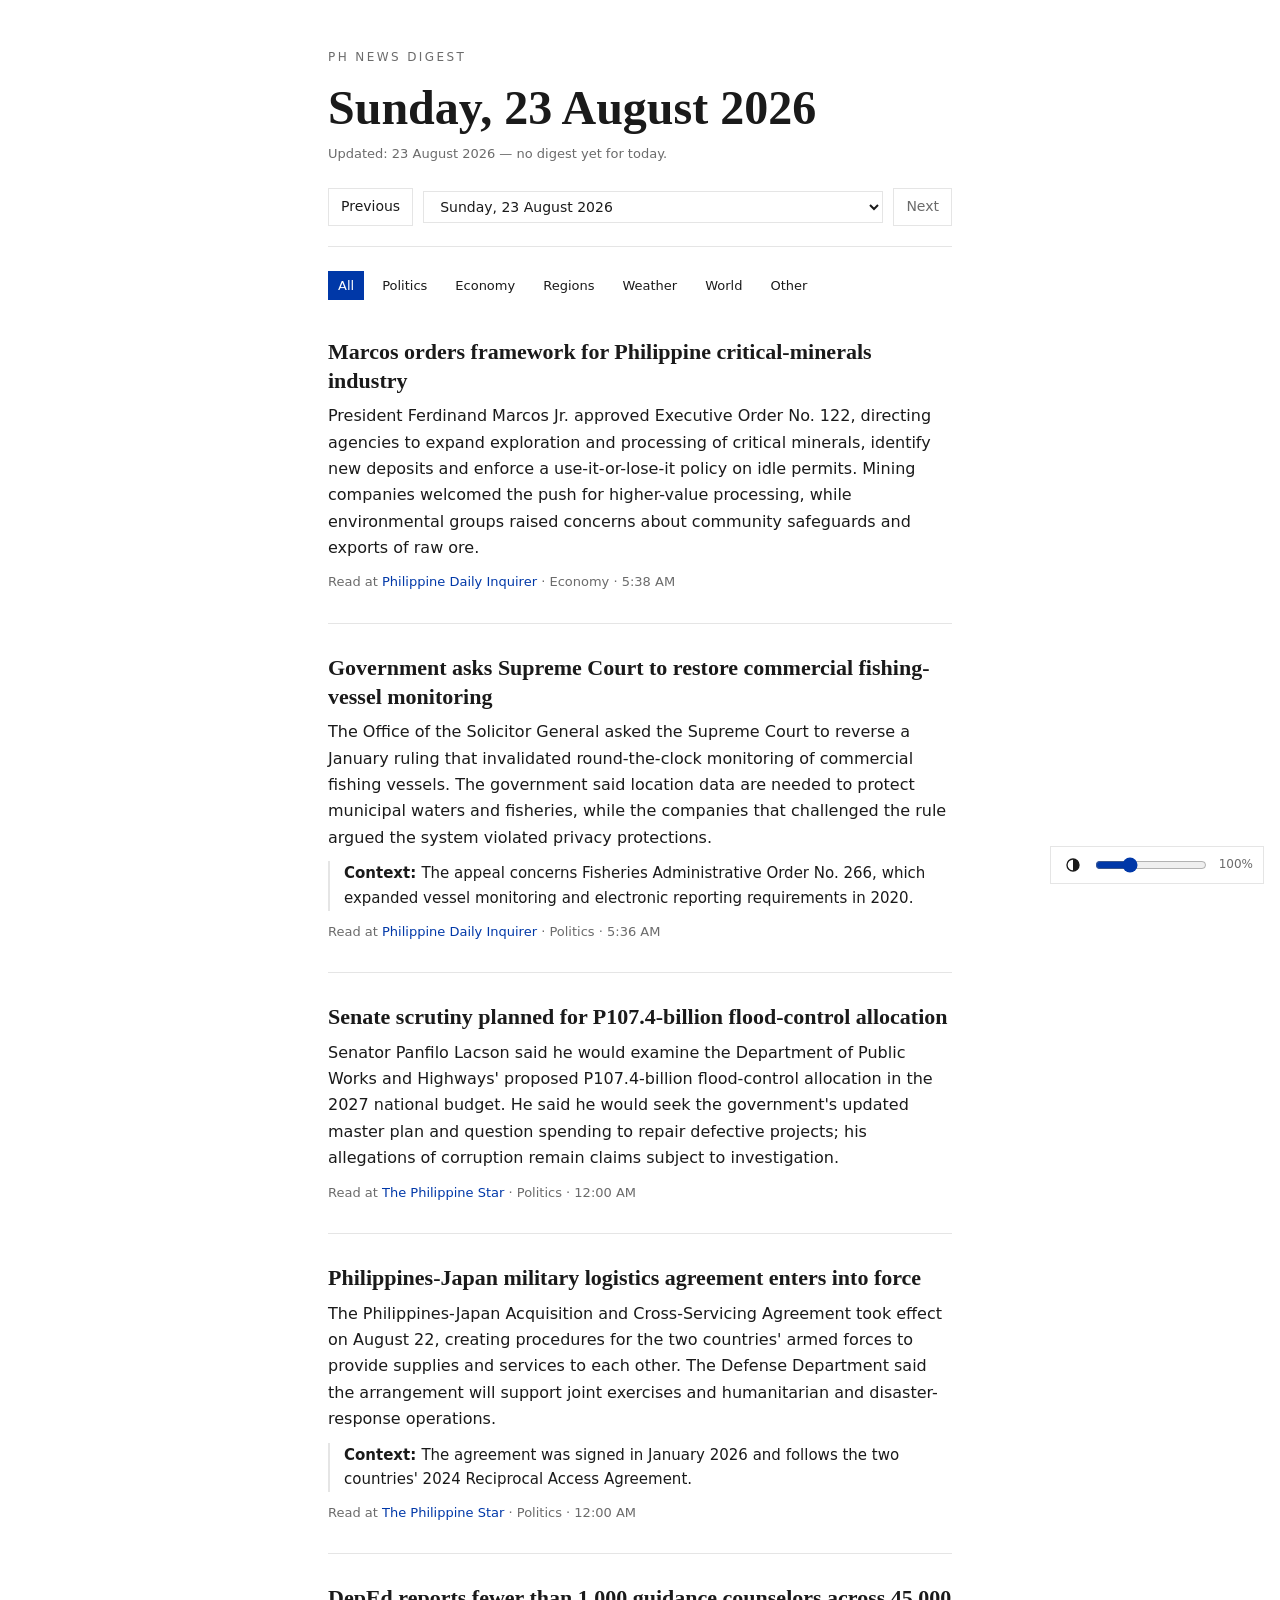
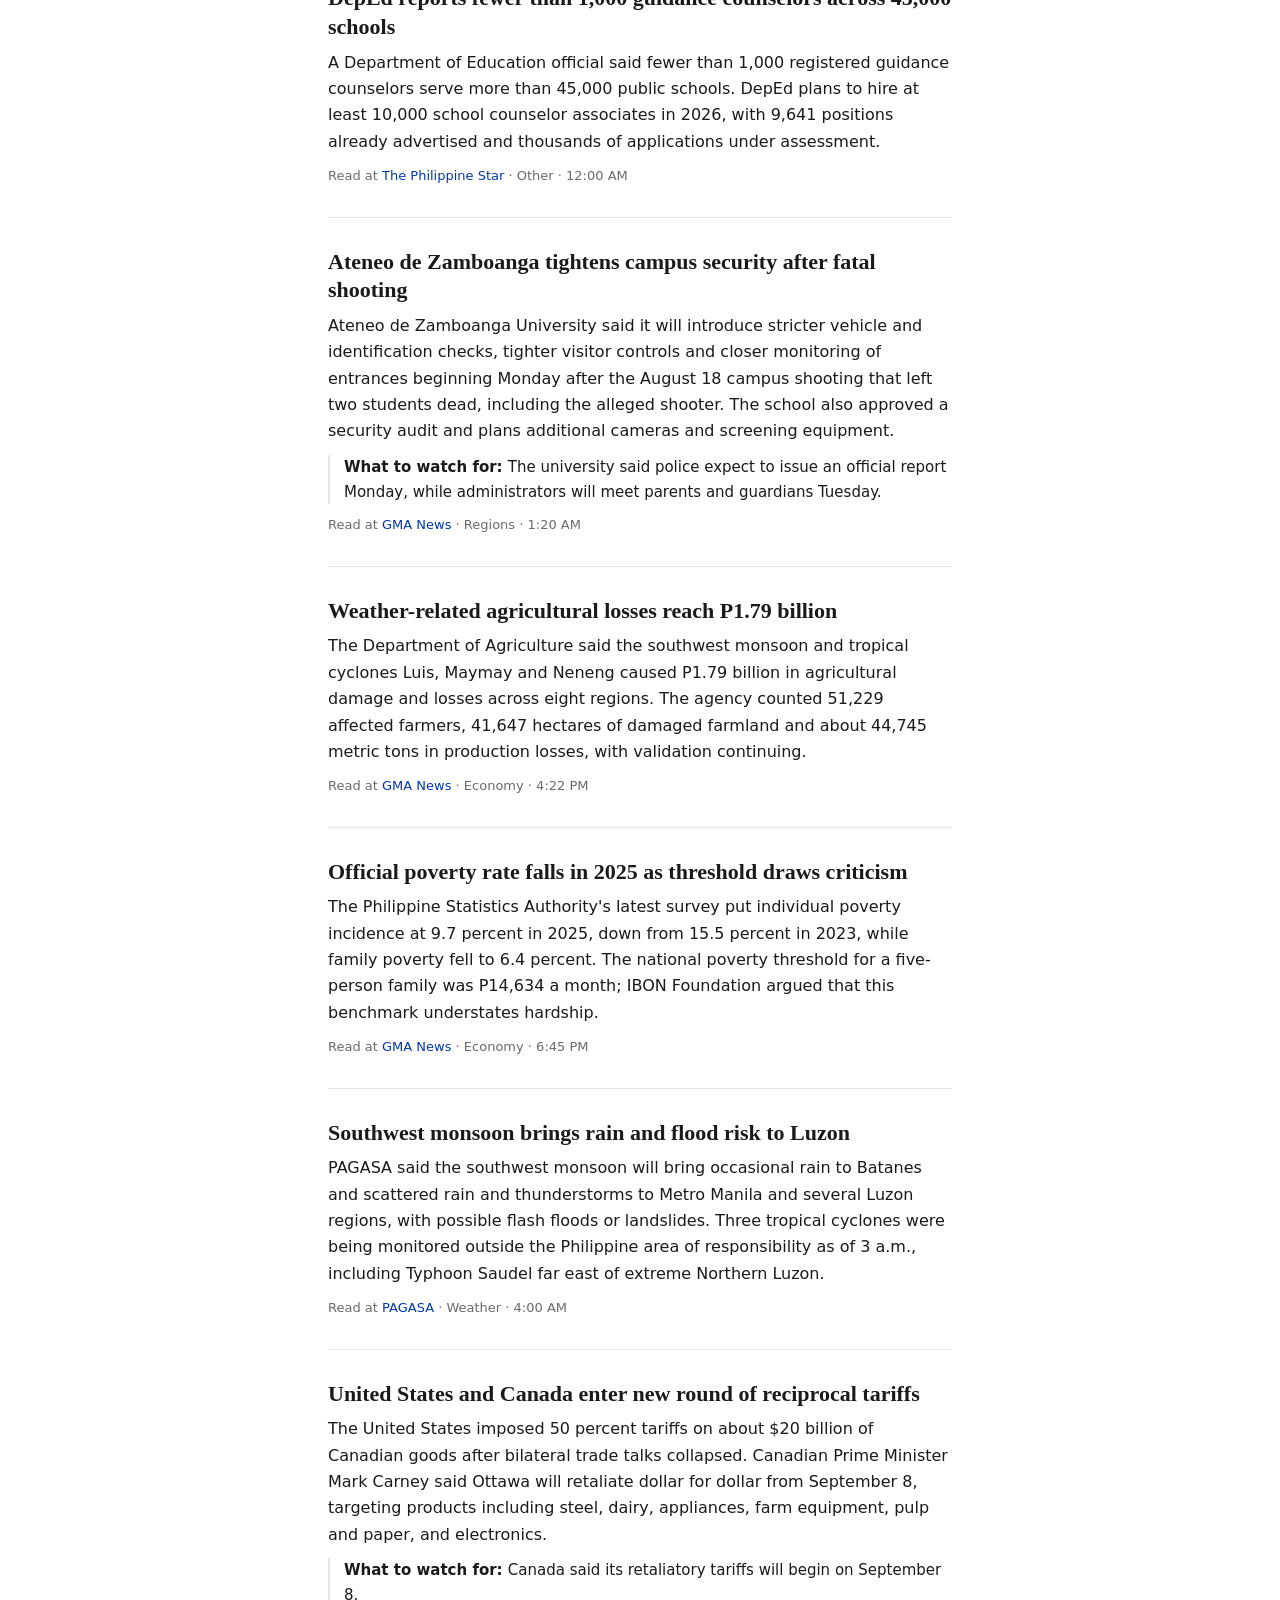
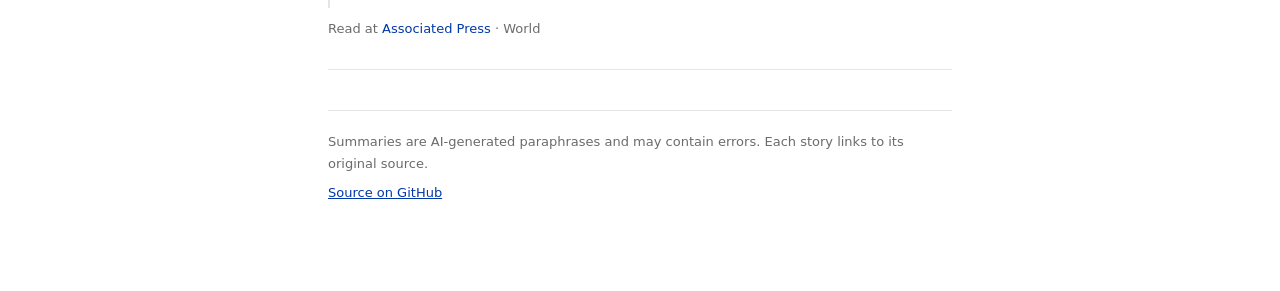
<file: index.html>
<!DOCTYPE html>
<html lang="en">
<head>
<meta charset="utf-8">
<meta name="viewport" content="width=device-width, initial-scale=1">
<title>PH News Digest</title>
<meta name="description" content="A daily digest of aggregated Philippine news.">
<script>
/* Apply stored display preferences before first paint to avoid a flash. */
try {
  var t = localStorage.getItem("ph-news-theme");
  if (t === "light" || t === "dark") document.documentElement.dataset.theme = t;
  var s = parseInt(localStorage.getItem("ph-news-textsize"), 10);
  if (s >= 80 && s <= 150 && s !== 100) document.documentElement.style.fontSize = s + "%";
} catch (e) {}
</script>
<link rel="stylesheet" href="style.css">
</head>
<body>
<header>
  <p class="eyebrow">PH News Digest</p>
  <h1 id="masthead-date">Loading…</h1>
  <p id="updated" class="updated"></p>
  <nav class="date-nav" aria-label="Digest date">
    <button id="prev-day" type="button" disabled>Previous</button>
    <select id="date-select" aria-label="Choose digest date" disabled></select>
    <button id="next-day" type="button" disabled>Next</button>
  </nav>
</header>
<main id="main">
  <p id="notice" class="notice" hidden></p>
  <div id="filters" class="filters" role="group" aria-label="Filter stories by category"></div>
  <section id="stories" class="stories" aria-label="Stories">
    <p class="muted">Loading…</p>
  </section>
</main>
<p id="live-region" class="visually-hidden" aria-live="polite"></p>
<footer>
  <p>Summaries are AI-generated paraphrases and may contain errors. Each story links to its original source.</p>
  <p><a href="https://github.com/tyrone890123/ph-news">Source on GitHub</a></p>
</footer>
<aside class="display-prefs" aria-label="Display settings">
  <button id="theme-toggle" type="button" aria-label="Theme: Auto" title="Theme: Auto">
    <svg class="icon icon-auto" viewBox="0 0 24 24" width="16" height="16" aria-hidden="true"><circle cx="12" cy="12" r="9" fill="none" stroke="currentColor" stroke-width="2"/><path d="M12 3a9 9 0 0 1 0 18z" fill="currentColor"/></svg>
    <svg class="icon icon-sun" viewBox="0 0 24 24" width="16" height="16" aria-hidden="true" fill="none" stroke="currentColor" stroke-width="2" stroke-linecap="round"><circle cx="12" cy="12" r="4"/><path d="M12 2v3M12 19v3M2 12h3M19 12h3M4.2 4.2l2.1 2.1M17.7 17.7l2.1 2.1M19.8 4.2l-2.1 2.1M6.3 17.7l-2.1 2.1"/></svg>
    <svg class="icon icon-moon" viewBox="0 0 24 24" width="16" height="16" aria-hidden="true" fill="currentColor"><path d="M21 12.8A9 9 0 1 1 11.2 3a7 7 0 0 0 9.8 9.8z"/></svg>
  </button>
  <label class="visually-hidden" for="text-size">Text size</label>
  <input id="text-size" type="range" min="80" max="150" step="5" value="100">
  <output id="text-size-value" for="text-size">100%</output>
</aside>
<script src="app.js"></script>
</body>
</html>
</file>
<file: style.css>
:root {
  --bg:        #FFFFFF;
  --ink:       #1A1A1A;
  --ink-soft:  #6B6B6B;
  --accent:    #0038A8;
  --accent-ink:#FFFFFF;
  --rule:      #E5E5E5;
  --max-width: 44rem;
  color-scheme: light;
}

/* Dark tokens twice: once for the explicit toggle, once for system preference
   when the toggle is on Auto. --ink-soft is lightened and the active-filter
   text darkened to keep >=4.5:1 contrast on the dark bg. */
:root[data-theme="dark"] {
  --bg:        #121212;
  --ink:       #EDEDED;
  --ink-soft:  #A3A3A3;
  --accent:    #7AA2E8;
  --accent-ink:#121212;
  --rule:      #2C2C2C;
  color-scheme: dark;
}

@media (prefers-color-scheme: dark) {
  :root:not([data-theme="light"]) {
    --bg:        #121212;
    --ink:       #EDEDED;
    --ink-soft:  #A3A3A3;
    --accent:    #7AA2E8;
    --accent-ink:#121212;
    --rule:      #2C2C2C;
    color-scheme: dark;
  }
}

* { box-sizing: border-box; }

body {
  margin: 0 auto;
  /* extra bottom padding keeps the floating prefs bar off the footer text */
  padding: clamp(1.5rem, 4vw, 3rem) clamp(1.25rem, 5vw, 2.5rem) 5rem;
  max-width: var(--max-width);
  background: var(--bg);
  color: var(--ink);
  font-family: system-ui, -apple-system, sans-serif;
  font-size: 1rem;
  line-height: 1.65;
}

a { color: var(--accent); }

:focus-visible {
  outline: 2px solid var(--accent);
  outline-offset: 2px;
}

.eyebrow {
  margin: 0 0 0.75rem;
  font-size: 0.75rem;
  font-weight: 500;
  letter-spacing: 0.2em;
  text-transform: uppercase;
  color: var(--ink-soft);
}

h1 {
  margin: 0 0 0.5rem;
  font-family: ui-serif, Georgia, serif;
  font-size: clamp(2.25rem, 6vw, 3rem);
  font-weight: 700;
  line-height: 1.15;
}

.updated {
  margin: 0 0 1.5rem;
  font-size: 0.8125rem;
  color: var(--ink-soft);
}

.date-nav {
  display: flex;
  align-items: center;
  gap: 0.625rem;
  padding-bottom: 1.25rem;
  border-bottom: 1px solid var(--rule);
}

.date-nav button,
.date-nav select {
  font: inherit;
  font-size: 0.875rem;
  color: var(--ink);
  background: var(--bg);
  border: 1px solid var(--rule);
  border-radius: 0;
  padding: 0.375rem 0.75rem;
  cursor: pointer;
}

.date-nav select {
  flex: 1;
  min-width: 0;
}

.date-nav button:disabled {
  color: var(--ink-soft);
  cursor: default;
}

/* Floating display-settings bar, anchored bottom-right like a docs zoom control.
   Sized in px, not rem: it controls the root font-size, so sizing it in rem
   would make it grow/shrink under the cursor mid-drag. */
.display-prefs {
  position: fixed;
  right: 16px;
  bottom: 16px;
  display: flex;
  align-items: center;
  gap: 8px;
  padding: 6px 10px;
  background: var(--bg);
  border: 1px solid var(--rule);
  font-size: 12px;
  color: var(--ink-soft);
}

.display-prefs button {
  display: flex;
  align-items: center;
  font: inherit;
  color: var(--ink);
  background: none;
  border: none;
  padding: 4px;
  cursor: pointer;
}

.display-prefs .icon { display: none; }
.display-prefs .icon-auto { display: block; }
:root[data-theme="light"] .icon-auto,
:root[data-theme="dark"] .icon-auto { display: none; }
:root[data-theme="light"] .icon-sun { display: block; }
:root[data-theme="dark"] .icon-moon { display: block; }

.display-prefs input[type="range"] {
  width: 112px;
  accent-color: var(--accent);
}

.display-prefs output { min-width: 36px; text-align: right; }

.notice {
  margin: 1rem 0 0;
  font-size: 0.875rem;
  color: var(--ink-soft);
}

.filters {
  display: flex;
  flex-wrap: wrap;
  gap: 0.375rem 0.5rem;
  margin: 1.5rem 0 0.5rem;
}

.filters:empty { margin: 0; }

.filter-btn {
  font: inherit;
  font-size: 0.8125rem;
  color: var(--ink);
  background: none;
  border: none;
  border-radius: 0;
  padding: 0.25rem 0.625rem;
  cursor: pointer;
}

.filter-btn[aria-pressed="true"] {
  background: var(--accent);
  color: var(--accent-ink);
}

.story {
  padding: clamp(1.25rem, 3vw, 1.875rem) 0;
  border-bottom: 1px solid var(--rule);
}

.story-headline {
  margin: 0 0 0.5rem;
  font-family: ui-serif, Georgia, serif;
  font-size: clamp(1.25rem, 2.5vw, 1.375rem);
  font-weight: 650;
  line-height: 1.3;
}

.story-summary {
  margin: 0 0 0.625rem;
}

.story-extra {
  margin: 0 0 0.625rem;
  padding-left: 0.875rem;
  border-left: 2px solid var(--rule);
  font-size: 0.9375rem;
}

.story-extra strong { font-weight: 600; }

.story-footer {
  margin: 0;
  font-size: 0.8125rem;
  color: var(--ink-soft);
}

.story-footer a {
  color: var(--accent);
  text-decoration: none;
  font-weight: 500;
}

.story-footer a:hover,
.story-footer a:focus-visible {
  text-decoration: underline;
}

.muted {
  margin: 1.25rem 0;
  color: var(--ink-soft);
}

footer {
  margin-top: 2.5rem;
  padding-top: 1.25rem;
  border-top: 1px solid var(--rule);
  font-size: 0.8125rem;
  color: var(--ink-soft);
}

footer p { margin: 0 0 0.5rem; }

.visually-hidden {
  position: absolute;
  width: 1px;
  height: 1px;
  margin: -1px;
  padding: 0;
  border: 0;
  overflow: hidden;
  clip: rect(0 0 0 0);
  white-space: nowrap;
}

@media (prefers-reduced-motion: no-preference) {
  .day-enter { animation: day-fade 150ms ease-out; }
}

@keyframes day-fade {
  from { opacity: 0; }
}
</file>
